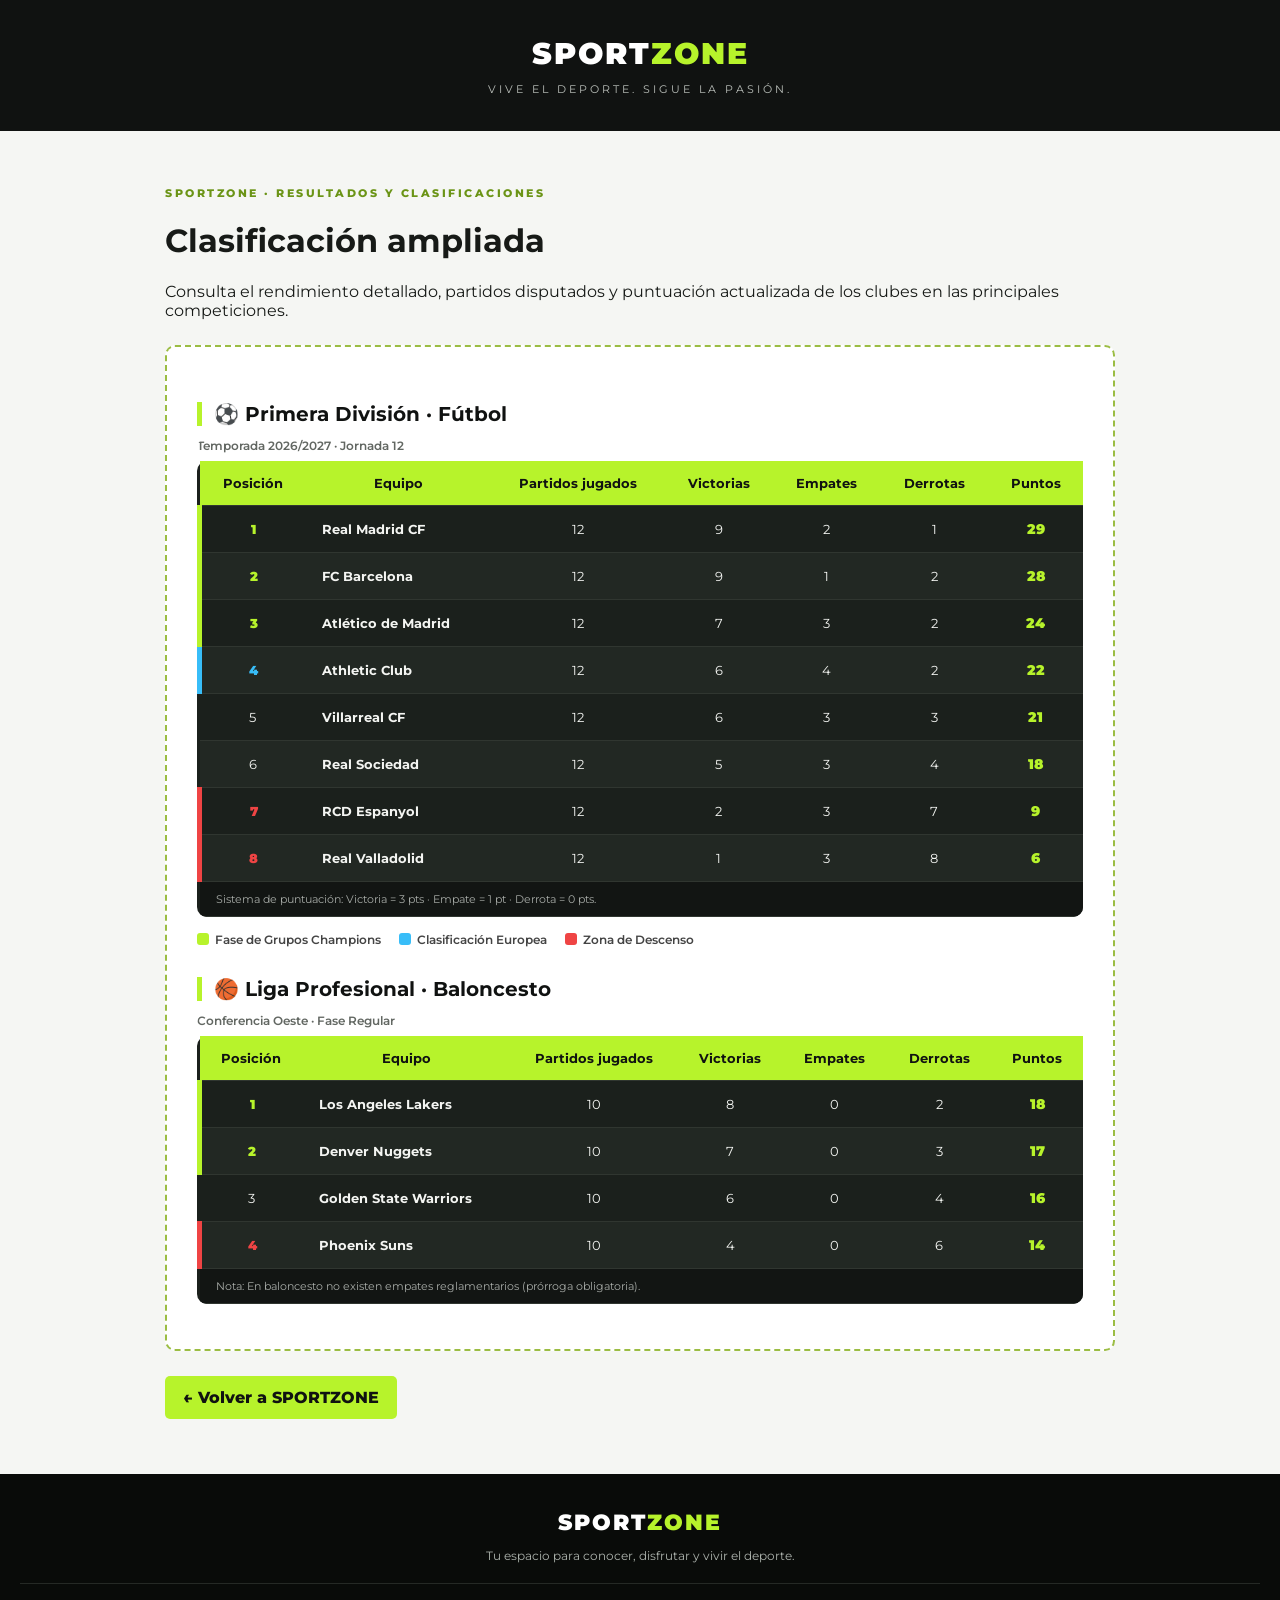
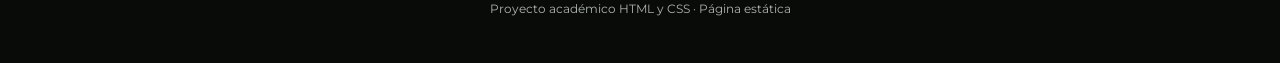
<file: PROYECTO_PRINCIPAL/SPORTZONE/paginas/clasificacion.html>
<!DOCTYPE html>
<html lang="es">
<head>
  <meta charset="UTF-8">
  <meta name="viewport" content="width=device-width, initial-scale=1.0">
  <title>SPORTZONE | Clasificación ampliada</title>
  <link rel="stylesheet" href="../estilos.css">
  <style>
    .detalle-cabecera { background:#101211; color:white; text-align:center; padding:35px 20px; }
    .detalle-contenido { max-width:1000px; min-height:55vh; margin:auto; padding:55px 25px; }
    .zona-edicion { border:2px dashed #9bbd43; border-radius:10px; padding:30px; margin-top:25px; background:#fff; }
    .volver { display:inline-block; margin-top:25px; background:#b7f32b; color:#101211; padding:12px 18px; border-radius:5px; text-decoration:none; font-weight:800; }

    /* Estilos específicos para diferenciar filas y zonas en la tabla oscura */
    .titulo-liga { color: #101211; margin: 25px 0 12px; font-size: 20px; border-left: 5px solid #b7f32b; padding-left: 12px; }
    .tabla-ampliada { color: #f4f5f2; margin-bottom: 15px; }
    .tabla-ampliada caption { caption-side: top; text-align: left; font-size: 12px; color: #626762; margin-bottom: 8px; font-weight: 600; }
    /* Diferenciación de filas pares e impares (efecto cebra) */
    .tabla-ampliada tbody tr:nth-child(even) { background-color: #222823; }
    .tabla-ampliada tbody tr:hover { background-color: #2e362f; }
    /* Indicadores visuales de zona de clasificación */
    .zona-champions td:first-child { border-left: 5px solid #b7f32b; font-weight: 900; color: #b7f32b; }
    .zona-europa td:first-child { border-left: 5px solid #38bdf8; font-weight: 900; color: #38bdf8; }
    .zona-descenso td:first-child { border-left: 5px solid #ef4444; font-weight: 900; color: #ef4444; }
    .col-puntos { font-weight: 900; color: #b7f32b; font-size: 14px; }
    .tabla-ampliada tfoot td { background-color: #121513; color: #a6aaa6; font-size: 11px; text-align: left; padding: 10px 16px; }
    .leyenda { display: flex; flex-wrap: wrap; gap: 18px; font-size: 12px; margin-bottom: 30px; color: #444; }
    .leyenda span { display: inline-flex; align-items: center; gap: 6px; font-weight: 600; }
    .punto { width: 12px; height: 12px; border-radius: 3px; display: inline-block; }
  </style>
</head>
<body>
  <header class="detalle-cabecera">
    <div class="marca">SPORT<span>ZONE</span></div>
    <p class="eslogan">VIVE EL DEPORTE. SIGUE LA PASIÓN.</p>
  </header>

  <main class="detalle-contenido">
    <p class="etiqueta">SPORTZONE · RESULTADOS Y CLASIFICACIONES</p>
    <h1>Clasificación ampliada</h1>
    <p>Consulta el rendimiento detallado, partidos disputados y puntuación actualizada de los clubes en las principales competiciones.</p>

    <section class="zona-edicion">
      <!-- ==================== TABLA 1: LIGA DE FÚTBOL ==================== -->
      <h2 class="titulo-liga">⚽ Primera División · Fútbol</h2>
      <div class="tabla-contenedor">
        <table class="tabla-ampliada">
          <caption>Temporada 2026/2027 · Jornada 12</caption>
          <thead>
            <tr>
              <th>Posición</th>
              <th>Equipo</th>
              <th>Partidos jugados</th>
              <th>Victorias</th>
              <th>Empates</th>
              <th>Derrotas</th>
              <th>Puntos</th>
            </tr>
          </thead>
          <tbody>
            <tr class="zona-champions">
              <td>1</td>
              <td>Real Madrid CF</td>
              <td>12</td>
              <td>9</td>
              <td>2</td>
              <td>1</td>
              <td class="col-puntos">29</td>
            </tr>
            <tr class="zona-champions">
              <td>2</td>
              <td>FC Barcelona</td>
              <td>12</td>
              <td>9</td>
              <td>1</td>
              <td>2</td>
              <td class="col-puntos">28</td>
            </tr>
            <tr class="zona-champions">
              <td>3</td>
              <td>Atlético de Madrid</td>
              <td>12</td>
              <td>7</td>
              <td>3</td>
              <td>2</td>
              <td class="col-puntos">24</td>
            </tr>
            <tr class="zona-europa">
              <td>4</td>
              <td>Athletic Club</td>
              <td>12</td>
              <td>6</td>
              <td>4</td>
              <td>2</td>
              <td class="col-puntos">22</td>
            </tr>
            <tr>
              <td>5</td>
              <td>Villarreal CF</td>
              <td>12</td>
              <td>6</td>
              <td>3</td>
              <td>3</td>
              <td class="col-puntos">21</td>
            </tr>
            <tr>
              <td>6</td>
              <td>Real Sociedad</td>
              <td>12</td>
              <td>5</td>
              <td>3</td>
              <td>4</td>
              <td class="col-puntos">18</td>
            </tr>
            <tr class="zona-descenso">
              <td>7</td>
              <td>RCD Espanyol</td>
              <td>12</td>
              <td>2</td>
              <td>3</td>
              <td>7</td>
              <td class="col-puntos">9</td>
            </tr>
            <tr class="zona-descenso">
              <td>8</td>
              <td>Real Valladolid</td>
              <td>12</td>
              <td>1</td>
              <td>3</td>
              <td>8</td>
              <td class="col-puntos">6</td>
            </tr>
          </tbody>
          <tfoot>
            <tr>
              <td colspan="7">Sistema de puntuación: Victoria = 3 pts · Empate = 1 pt · Derrota = 0 pts.</td>
            </tr>
          </tfoot>
        </table>
      </div>

      <!-- Leyenda visual de colores -->
      <div class="leyenda">
        <span><i class="punto" style="background:#b7f32b;"></i> Fase de Grupos Champions</span>
        <span><i class="punto" style="background:#38bdf8;"></i> Clasificación Europea</span>
        <span><i class="punto" style="background:#ef4444;"></i> Zona de Descenso</span>
      </div>

      <!-- ==================== TABLA 2: LIGA DE BALONCESTO ==================== -->
      <h2 class="titulo-liga">🏀 Liga Profesional · Baloncesto</h2>
      <div class="tabla-contenedor">
        <table class="tabla-ampliada">
          <caption>Conferencia Oeste · Fase Regular</caption>
          <thead>
            <tr>
              <th>Posición</th>
              <th>Equipo</th>
              <th>Partidos jugados</th>
              <th>Victorias</th>
              <th>Empates</th>
              <th>Derrotas</th>
              <th>Puntos</th>
            </tr>
          </thead>
          <tbody>
            <tr class="zona-champions">
              <td>1</td>
              <td>Los Angeles Lakers</td>
              <td>10</td>
              <td>8</td>
              <td>0</td>
              <td>2</td>
              <td class="col-puntos">18</td>
            </tr>
            <tr class="zona-champions">
              <td>2</td>
              <td>Denver Nuggets</td>
              <td>10</td>
              <td>7</td>
              <td>0</td>
              <td>3</td>
              <td class="col-puntos">17</td>
            </tr>
            <tr>
              <td>3</td>
              <td>Golden State Warriors</td>
              <td>10</td>
              <td>6</td>
              <td>0</td>
              <td>4</td>
              <td class="col-puntos">16</td>
            </tr>
            <tr class="zona-descenso">
              <td>4</td>
              <td>Phoenix Suns</td>
              <td>10</td>
              <td>4</td>
              <td>0</td>
              <td>6</td>
              <td class="col-puntos">14</td>
            </tr>
          </tbody>
          <tfoot>
            <tr>
              <td colspan="7">Nota: En baloncesto no existen empates reglamentarios (prórroga obligatoria).</td>
            </tr>
          </tfoot>
        </table>
      </div>
    </section>

    <a class="volver" href="../index.html">← Volver a SPORTZONE</a>
  </main>

  <footer class="pie">
    <div class="marca">SPORT<span>ZONE</span></div>
    <p>Tu espacio para conocer, disfrutar y vivir el deporte.</p>
    <p class="copyright">Proyecto académico HTML y CSS · Página estática</p>
  </footer>
</body>
</html>
</file>
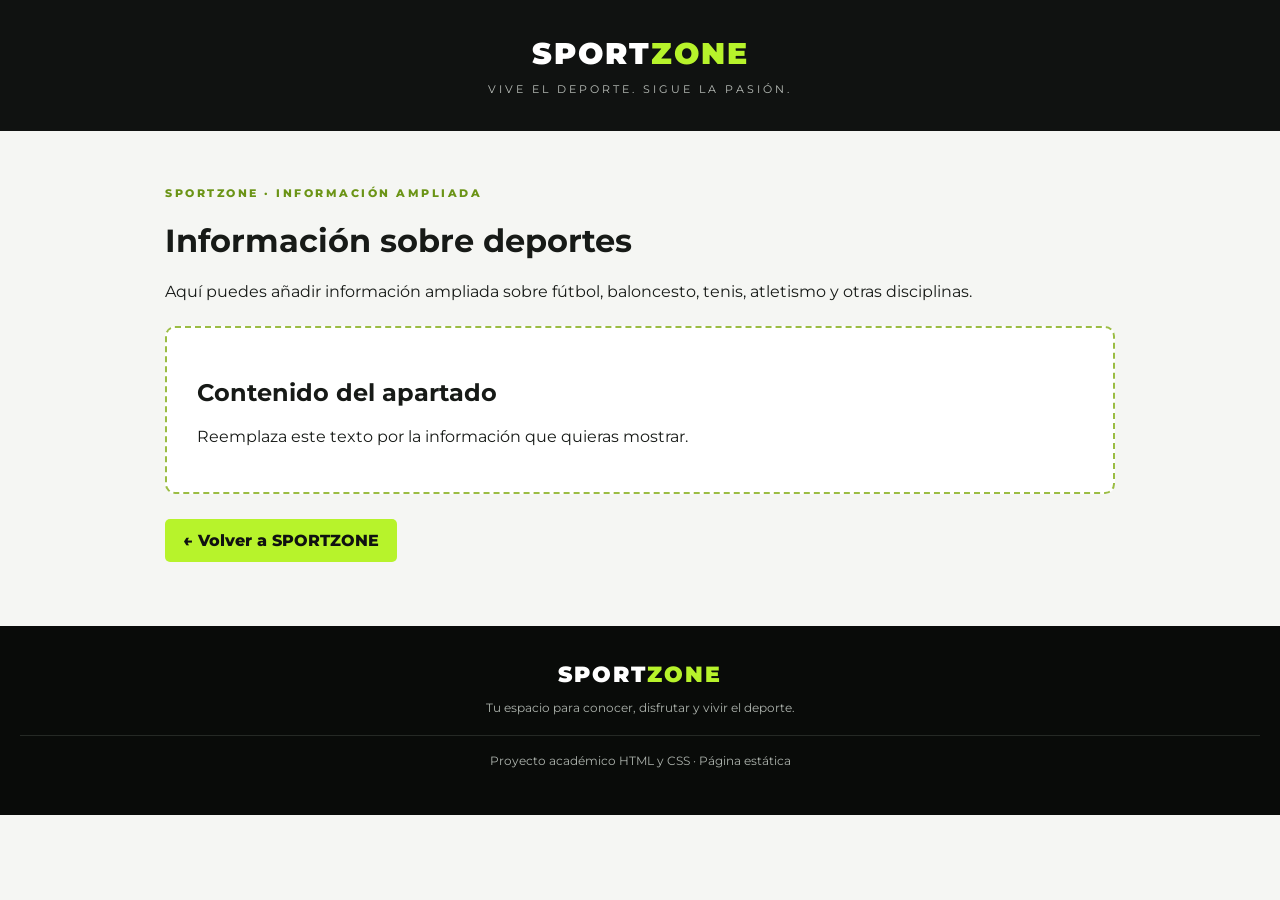
<file: PROYECTO_PRINCIPAL/SPORTZONE/paginas/deportes.html>
<!DOCTYPE html>
<html lang="es">
<head>
  <meta charset="UTF-8">
  <meta name="viewport" content="width=device-width, initial-scale=1.0">
  <title>SPORTZONE | Información sobre deportes</title>
  <link rel="stylesheet" href="../estilos.css">
  <style>
    .detalle-cabecera { background:#101211; color:white; text-align:center; padding:35px 20px; }
    .detalle-contenido { max-width:1000px; min-height:55vh; margin:auto; padding:55px 25px; }
    .zona-edicion { border:2px dashed #9bbd43; border-radius:10px; padding:30px; margin-top:25px; background:#fff; }
    .volver { display:inline-block; margin-top:25px; background:#b7f32b; color:#101211; padding:12px 18px; border-radius:5px; text-decoration:none; font-weight:800; }
  </style>
</head>
<body>
  <header class="detalle-cabecera">
    <div class="marca">SPORT<span>ZONE</span></div>
    <p class="eslogan">VIVE EL DEPORTE. SIGUE LA PASIÓN.</p>
  </header>
  <main class="detalle-contenido">
    <p class="etiqueta">SPORTZONE · INFORMACIÓN AMPLIADA</p>
    <h1>Información sobre deportes</h1>
    <p>Aquí puedes añadir información ampliada sobre fútbol, baloncesto, tenis, atletismo y otras disciplinas.</p>

    <section class="zona-edicion">
      <!-- ESPACIO PARA AÑADIR EL CONTENIDO DE ESTA PÁGINA.
           Puedes insertar aquí tus títulos, párrafos, imágenes, tablas,
           tarjetas, formularios u otros elementos HTML. -->
      <h2>Contenido del apartado</h2>
      <p>Reemplaza este texto por la información que quieras mostrar.</p>
    </section>

    <a class="volver" href="../index.html">← Volver a SPORTZONE</a>
  </main>
  <footer class="pie">
    <div class="marca">SPORT<span>ZONE</span></div>
    <p>Tu espacio para conocer, disfrutar y vivir el deporte.</p>
    <p class="copyright">Proyecto académico HTML y CSS · Página estática</p>
  </footer>
</body>
</html>
</file>
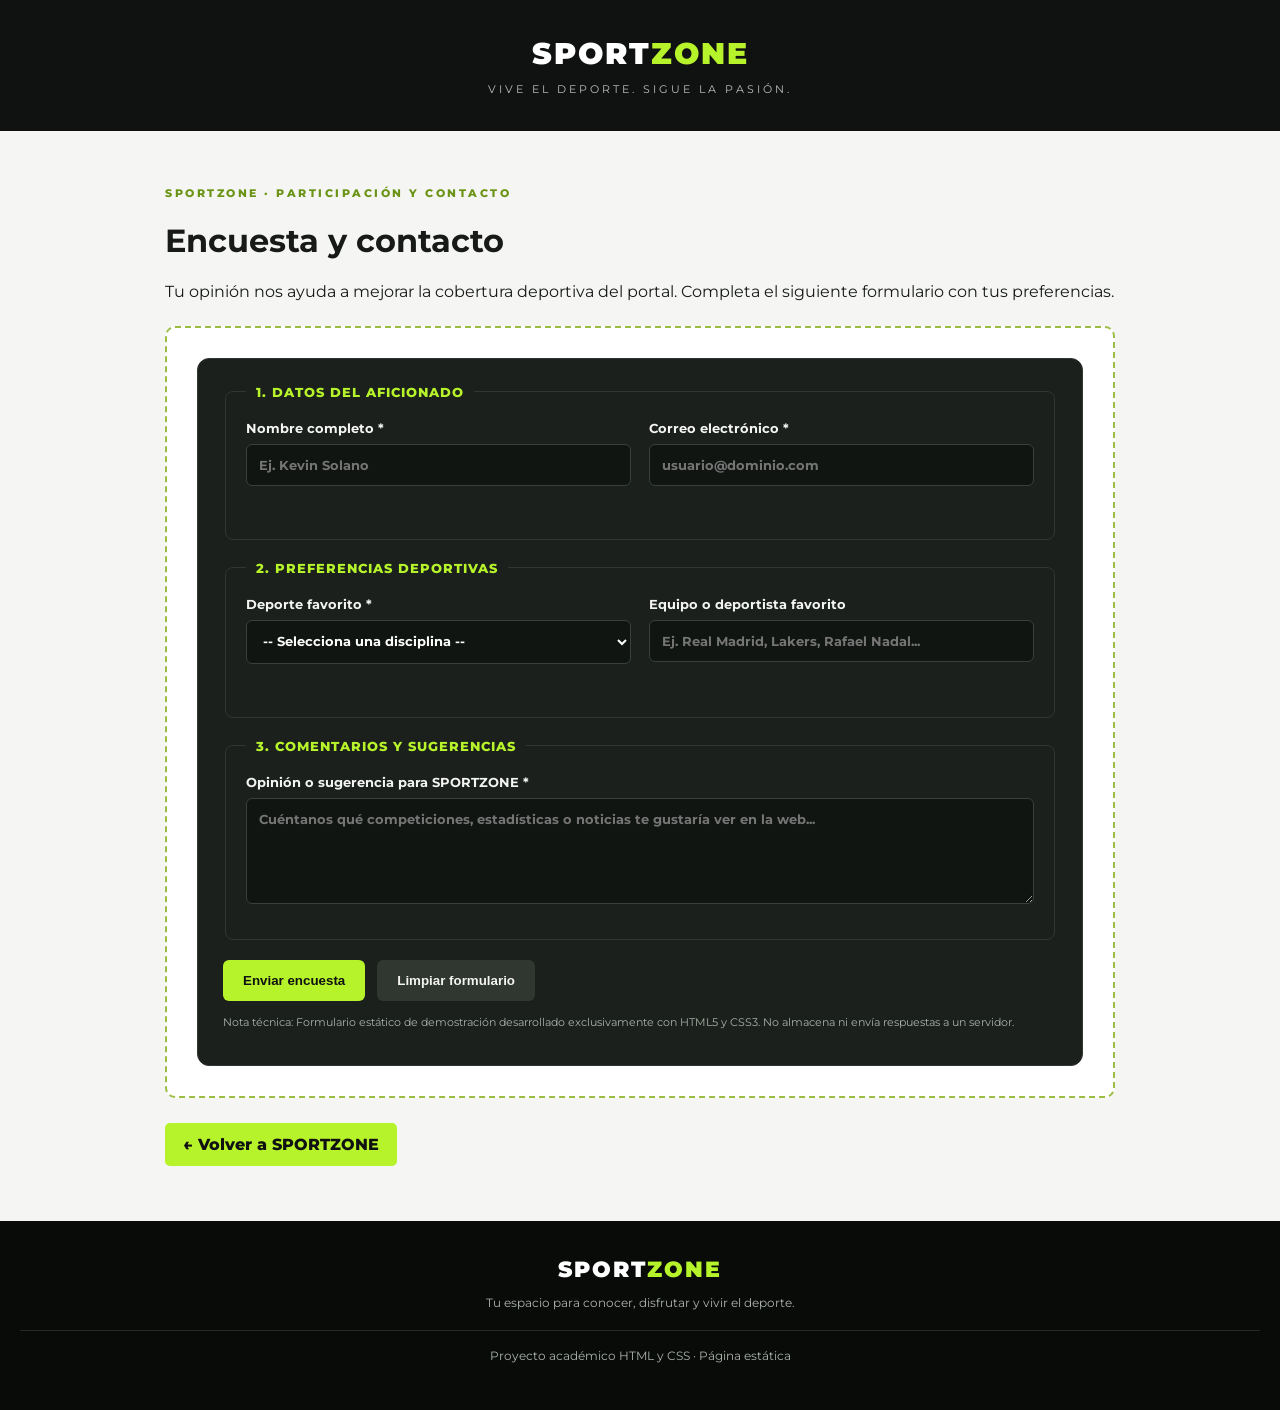
<file: PROYECTO_PRINCIPAL/SPORTZONE/paginas/encuesta.html>
<!DOCTYPE html>
<html lang="es">
<head>
  <meta charset="UTF-8">
  <meta name="viewport" content="width=device-width, initial-scale=1.0">
  <title>SPORTZONE | Encuesta y contacto</title>
  <link rel="stylesheet" href="../estilos.css">
  <style>
    .detalle-cabecera { background:#101211; color:white; text-align:center; padding:35px 20px; }
    .detalle-contenido { max-width:1000px; min-height:55vh; margin:auto; padding:55px 25px; }
    .zona-edicion { border:2px dashed #9bbd43; border-radius:10px; padding:30px; margin-top:25px; background:#fff; }
    .volver { display:inline-block; margin-top:25px; background:#b7f32b; color:#101211; padding:12px 18px; border-radius:5px; text-decoration:none; font-weight:800; }

    /* Ajustes para integrar el formulario oscuro de estilos.css dentro de la zona blanca */
    .formulario-ampliado { max-width: 100%; color: #f4f5f2; }
    .grupo-campos { border: 1px solid #303630; border-radius: 8px; padding: 20px; margin-bottom: 20px; }
    .grupo-campos legend { color: #b7f32b; font-weight: 800; font-size: 13px; padding: 0 10px; letter-spacing: 1px; }
    .formulario-ampliado label { color: #f4f5f2; }
    .botones-form { display: flex; gap: 12px; flex-wrap: wrap; margin-top: 10px; }
    .btn-secundario { background: #303630 !important; color: #f4f5f2 !important; }
    .btn-secundario:hover { background: #424a42 !important; }
  </style>
</head>
<body>
  <header class="detalle-cabecera">
    <div class="marca">SPORT<span>ZONE</span></div>
    <p class="eslogan">VIVE EL DEPORTE. SIGUE LA PASIÓN.</p>
  </header>

  <main class="detalle-contenido">
    <p class="etiqueta">SPORTZONE · PARTICIPACIÓN Y CONTACTO</p>
    <h1>Encuesta y contacto</h1>
    <p>Tu opinión nos ayuda a mejorar la cobertura deportiva del portal. Completa el siguiente formulario con tus preferencias.</p>

    <section class="zona-edicion">
      <form class="formulario formulario-ampliado" action="#" method="post">
        
        <!-- BLOQUE 1: IDENTIFICACIÓN DEL USUARIO -->
        <fieldset class="grupo-campos">
          <legend>1. DATOS DEL AFICIONADO</legend>
          <div class="form-grid">
            <label for="nombre">Nombre completo *
              <input type="text" id="nombre" name="nombre" placeholder="Ej. Kevin Solano" required>
            </label>

            <label for="correo">Correo electrónico *
              <input type="email" id="correo" name="correo" placeholder="usuario@dominio.com" required>
            </label>
          </div>
        </fieldset>

        <!-- BLOQUE 2: PREFERENCIAS DEPORTIVAS -->
        <fieldset class="grupo-campos">
          <legend>2. PREFERENCIAS DEPORTIVAS</legend>
          <div class="form-grid">
            <label for="deporte">Deporte favorito *
              <select id="deporte" name="deporte" required>
                <option value="">-- Selecciona una disciplina --</option>
                <option value="futbol">Fútbol</option>
                <option value="baloncesto">Baloncesto</option>
                <option value="tenis">Tenis</option>
                <option value="atletismo">Atletismo</option>
                <option value="otro">Otro deporte</option>
              </select>
            </label>

            <label for="equipo">Equipo o deportista favorito
              <input type="text" id="equipo" name="equipo" placeholder="Ej. Real Madrid, Lakers, Rafael Nadal...">
            </label>
          </div>
        </fieldset>

        <!-- BLOQUE 3: OPINIÓN Y SUGERENCIAS -->
        <fieldset class="grupo-campos">
          <legend>3. COMENTARIOS Y SUGERENCIAS</legend>
          <label for="opinion">Opinión o sugerencia para SPORTZONE *
            <textarea id="opinion" name="opinion" rows="5" placeholder="Cuéntanos qué competiciones, estadísticas o noticias te gustaría ver en la web..." required></textarea>
          </label>
        </fieldset>

        <!-- BOTONES DE ACCIÓN -->
        <div class="botones-form">
          <button type="submit">Enviar encuesta</button>
          <button type="reset" class="btn-secundario">Limpiar formulario</button>
        </div>

        <p class="nota-form">Nota técnica: Formulario estático de demostración desarrollado exclusivamente con HTML5 y CSS3. No almacena ni envía respuestas a un servidor.</p>
      </form>
    </section>

    <a class="volver" href="../index.html">← Volver a SPORTZONE</a>
  </main>

  <footer class="pie">
    <div class="marca">SPORT<span>ZONE</span></div>
    <p>Tu espacio para conocer, disfrutar y vivir el deporte.</p>
    <p class="copyright">Proyecto académico HTML y CSS · Página estática</p>
  </footer>
</body>
</html>
</file>
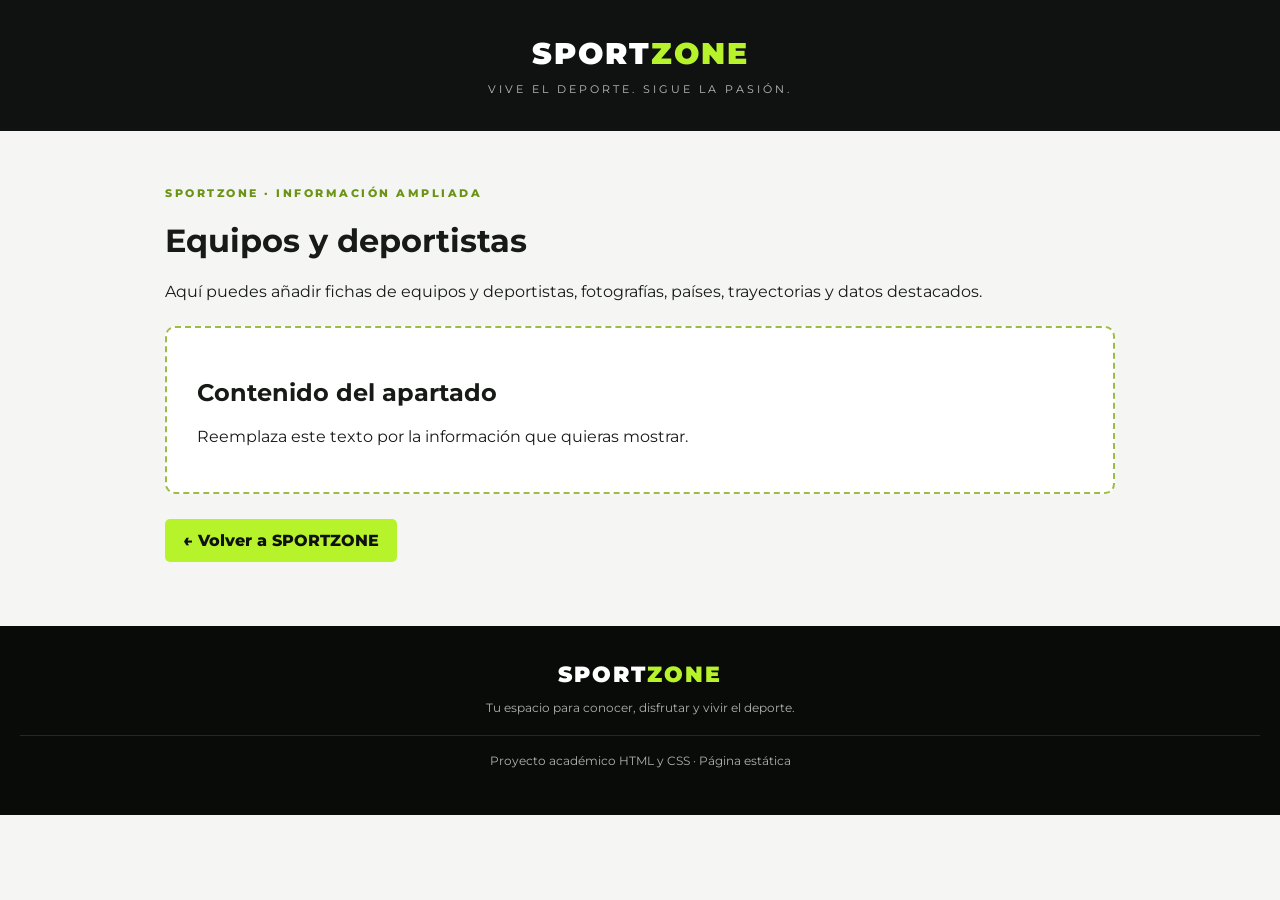
<file: PROYECTO_PRINCIPAL/SPORTZONE/paginas/equipos.html>
<!DOCTYPE html>
<html lang="es">
<head>
  <meta charset="UTF-8">
  <meta name="viewport" content="width=device-width, initial-scale=1.0">
  <title>SPORTZONE | Equipos y deportistas</title>
  <link rel="stylesheet" href="../estilos.css">
  <style>
    .detalle-cabecera { background:#101211; color:white; text-align:center; padding:35px 20px; }
    .detalle-contenido { max-width:1000px; min-height:55vh; margin:auto; padding:55px 25px; }
    .zona-edicion { border:2px dashed #9bbd43; border-radius:10px; padding:30px; margin-top:25px; background:#fff; }
    .volver { display:inline-block; margin-top:25px; background:#b7f32b; color:#101211; padding:12px 18px; border-radius:5px; text-decoration:none; font-weight:800; }
  </style>
</head>
<body>
  <header class="detalle-cabecera">
    <div class="marca">SPORT<span>ZONE</span></div>
    <p class="eslogan">VIVE EL DEPORTE. SIGUE LA PASIÓN.</p>
  </header>
  <main class="detalle-contenido">
    <p class="etiqueta">SPORTZONE · INFORMACIÓN AMPLIADA</p>
    <h1>Equipos y deportistas</h1>
    <p>Aquí puedes añadir fichas de equipos y deportistas, fotografías, países, trayectorias y datos destacados.</p>

    <section class="zona-edicion">
      <!-- ESPACIO PARA AÑADIR EL CONTENIDO DE ESTA PÁGINA.
           Puedes insertar aquí tus títulos, párrafos, imágenes, tablas,
           tarjetas, formularios u otros elementos HTML. -->
      <h2>Contenido del apartado</h2>
      <p>Reemplaza este texto por la información que quieras mostrar.</p>
    </section>

    <a class="volver" href="../index.html">← Volver a SPORTZONE</a>
  </main>
  <footer class="pie">
    <div class="marca">SPORT<span>ZONE</span></div>
    <p>Tu espacio para conocer, disfrutar y vivir el deporte.</p>
    <p class="copyright">Proyecto académico HTML y CSS · Página estática</p>
  </footer>
</body>
</html>
</file>
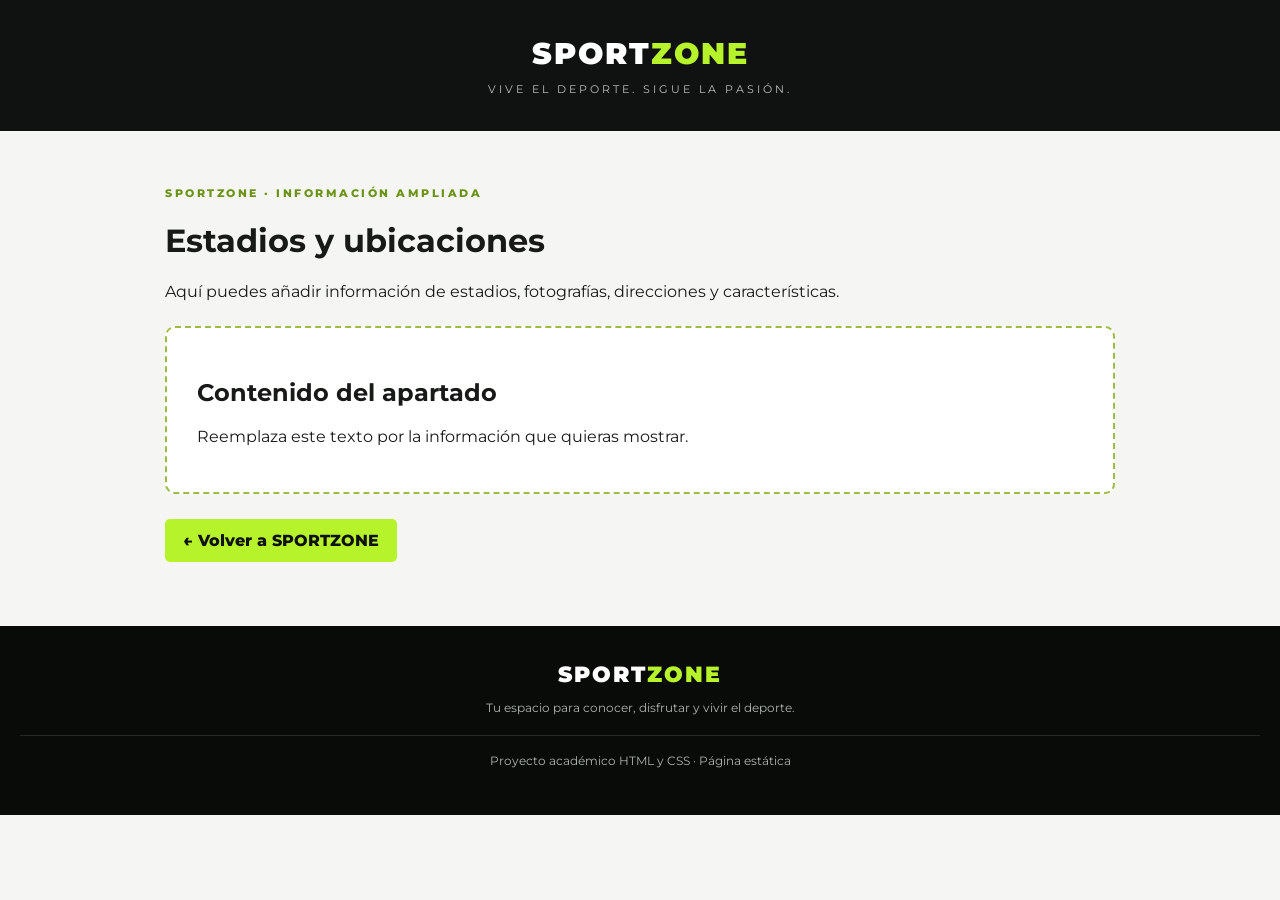
<file: PROYECTO_PRINCIPAL/SPORTZONE/paginas/estadios.html>
<!DOCTYPE html>
<html lang="es">
<head>
  <meta charset="UTF-8">
  <meta name="viewport" content="width=device-width, initial-scale=1.0">
  <title>SPORTZONE | Estadios y ubicaciones</title>
  <link rel="stylesheet" href="../estilos.css">
  <style>
    .detalle-cabecera { background:#101211; color:white; text-align:center; padding:35px 20px; }
    .detalle-contenido { max-width:1000px; min-height:55vh; margin:auto; padding:55px 25px; }
    .zona-edicion { border:2px dashed #9bbd43; border-radius:10px; padding:30px; margin-top:25px; background:#fff; }
    .volver { display:inline-block; margin-top:25px; background:#b7f32b; color:#101211; padding:12px 18px; border-radius:5px; text-decoration:none; font-weight:800; }
  </style>
</head>
<body>
  <header class="detalle-cabecera">
    <div class="marca">SPORT<span>ZONE</span></div>
    <p class="eslogan">VIVE EL DEPORTE. SIGUE LA PASIÓN.</p>
  </header>
  <main class="detalle-contenido">
    <p class="etiqueta">SPORTZONE · INFORMACIÓN AMPLIADA</p>
    <h1>Estadios y ubicaciones</h1>
    <p>Aquí puedes añadir información de estadios, fotografías, direcciones y características.</p>

    <section class="zona-edicion">
      <!-- ESPACIO PARA AÑADIR EL CONTENIDO DE ESTA PÁGINA.
           Puedes insertar aquí tus títulos, párrafos, imágenes, tablas,
           tarjetas, formularios u otros elementos HTML. -->
      <h2>Contenido del apartado</h2>
      <p>Reemplaza este texto por la información que quieras mostrar.</p>
    </section>

    <a class="volver" href="../index.html">← Volver a SPORTZONE</a>
  </main>
  <footer class="pie">
    <div class="marca">SPORT<span>ZONE</span></div>
    <p>Tu espacio para conocer, disfrutar y vivir el deporte.</p>
    <p class="copyright">Proyecto académico HTML y CSS · Página estática</p>
  </footer>
</body>
</html>
</file>
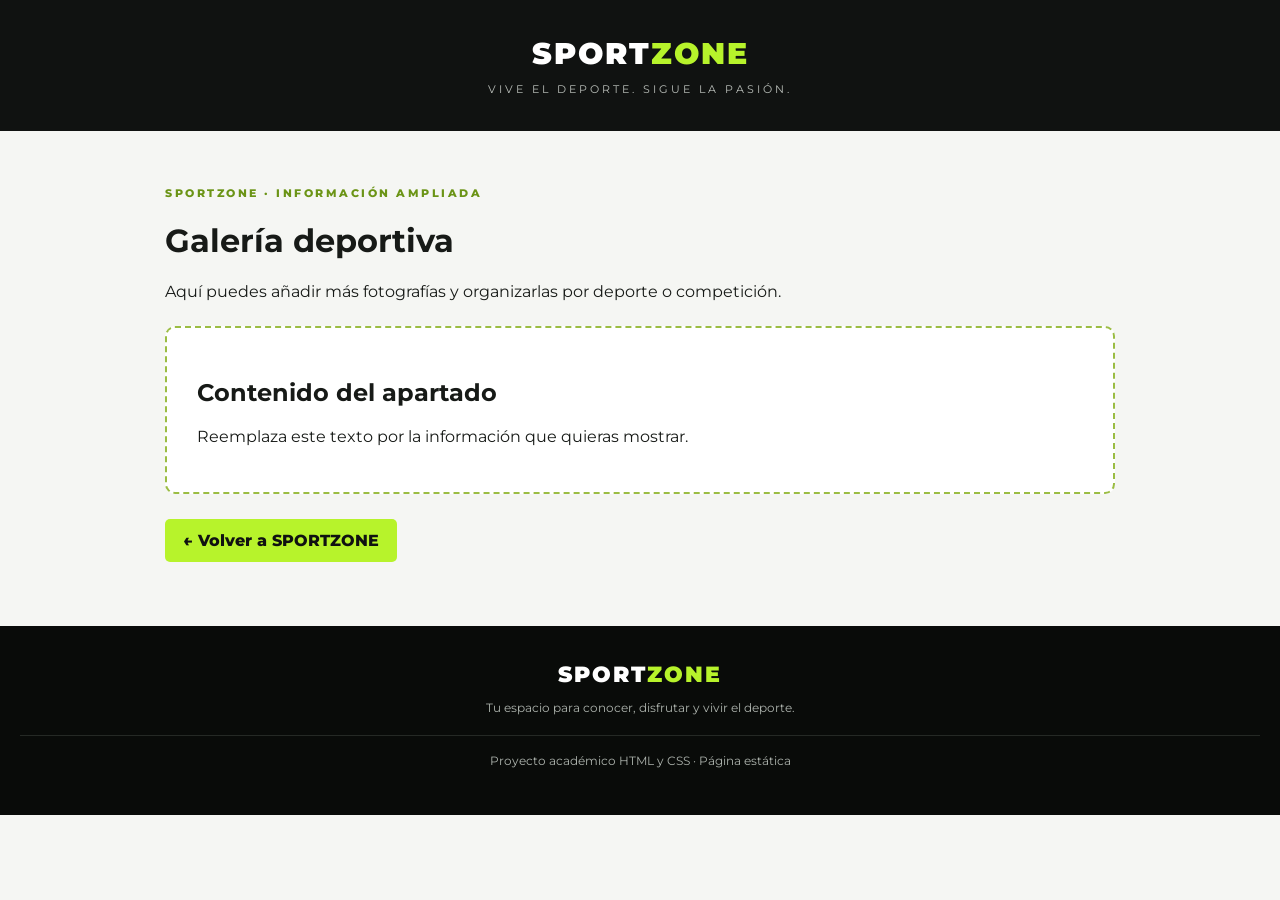
<file: PROYECTO_PRINCIPAL/SPORTZONE/paginas/galeria.html>
<!DOCTYPE html>
<html lang="es">
<head>
  <meta charset="UTF-8">
  <meta name="viewport" content="width=device-width, initial-scale=1.0">
  <title>SPORTZONE | Galería deportiva</title>
  <link rel="stylesheet" href="../estilos.css">
  <style>
    .detalle-cabecera { background:#101211; color:white; text-align:center; padding:35px 20px; }
    .detalle-contenido { max-width:1000px; min-height:55vh; margin:auto; padding:55px 25px; }
    .zona-edicion { border:2px dashed #9bbd43; border-radius:10px; padding:30px; margin-top:25px; background:#fff; }
    .volver { display:inline-block; margin-top:25px; background:#b7f32b; color:#101211; padding:12px 18px; border-radius:5px; text-decoration:none; font-weight:800; }
  </style>
</head>
<body>
  <header class="detalle-cabecera">
    <div class="marca">SPORT<span>ZONE</span></div>
    <p class="eslogan">VIVE EL DEPORTE. SIGUE LA PASIÓN.</p>
  </header>
  <main class="detalle-contenido">
    <p class="etiqueta">SPORTZONE · INFORMACIÓN AMPLIADA</p>
    <h1>Galería deportiva</h1>
    <p>Aquí puedes añadir más fotografías y organizarlas por deporte o competición.</p>

    <section class="zona-edicion">
      <!-- ESPACIO PARA AÑADIR EL CONTENIDO DE ESTA PÁGINA.
           Puedes insertar aquí tus títulos, párrafos, imágenes, tablas,
           tarjetas, formularios u otros elementos HTML. -->
      <h2>Contenido del apartado</h2>
      <p>Reemplaza este texto por la información que quieras mostrar.</p>
    </section>

    <a class="volver" href="../index.html">← Volver a SPORTZONE</a>
  </main>
  <footer class="pie">
    <div class="marca">SPORT<span>ZONE</span></div>
    <p>Tu espacio para conocer, disfrutar y vivir el deporte.</p>
    <p class="copyright">Proyecto académico HTML y CSS · Página estática</p>
  </footer>
</body>
</html>
</file>
<file: PROYECTO_PRINCIPAL/SPORTZONE/estilos.css>
/* SPORTZONE - hoja de estilos */
@import url('https://fonts.googleapis.com/css2?family=Montserrat:wght@400;500;600;700;800;900&display=swap');
:root { --verde:#b7f32b; --fondo:#101211; --panel:#191d1a; --texto:#f4f5f2; --gris:#a6aaa6; }
* { box-sizing:border-box; }
html { scroll-behavior:smooth; }
body { margin:0; font-family:Montserrat,Arial,sans-serif; background:#f5f6f3; color:#171a17; }
.cabecera { background:var(--fondo); color:white; text-align:center; padding:25px 20px 19px; }
.marca { font-size:30px; font-weight:900; letter-spacing:2px; }
.marca span { color:var(--verde); }
.marca-icono { display:inline-grid; place-items:center; background:var(--verde); color:#101211; border-radius:9px; width:35px; height:35px; font-size:23px; margin-right:7px; }
.eslogan { color:#b9beb9; font-size:11px; letter-spacing:3px; margin:10px 0 0; }
.menu { display:flex; flex-wrap:wrap; justify-content:center; gap:8px; background:#202521; padding:14px 12px; position:sticky; top:0; z-index:10; }
.menu a { color:white; text-decoration:none; font-size:12px; font-weight:700; padding:9px 12px; border-radius:5px; transition:.2s; }
.menu a:hover { background:var(--verde); color:#111; }
.portada { min-height:440px; display:flex; align-items:center; padding:55px max(calc((100% - 1120px)/2),7%); color:white; background:linear-gradient(90deg,rgba(8,11,9,.93),rgba(8,11,9,.48)),url('https://images.unsplash.com/photo-1508098682722-e99c43a406b2?auto=format&fit=crop&w=1800&q=85') center/cover; }
.portada-texto { max-width:620px; }
.etiqueta { color:#6b9416; font-size:11px; font-weight:800; letter-spacing:2.5px; margin:0 0 10px; }
.portada .etiqueta { color:var(--verde); }
.portada h1 { font-size:clamp(35px,5vw,65px); line-height:1.08; margin:0 0 18px; font-weight:900; }
.portada h1 span { color:var(--verde); }
.portada p:not(.etiqueta) { line-height:1.7; color:#d2d7d2; max-width:510px; }
.boton { display:inline-block; background:var(--verde); color:#111; font-weight:800; padding:13px 19px; border-radius:5px; text-decoration:none; margin-top:12px; }
.seccion { padding:65px max(calc((100% - 1120px)/2),7%); }
.seccion-oscura { background:var(--fondo); color:white; }
.titulo-seccion { display:flex; justify-content:space-between; align-items:end; gap:20px; margin-bottom:27px; }
.titulo-seccion h2 { font-size:30px; margin:0; font-weight:900; }
.subtitulo { color:var(--gris); font-size:13px; margin:0; }
.noticias-grid,.deportes-grid,.equipos-grid { display:grid; gap:20px; grid-template-columns:repeat(3,1fr); }
.noticia { background:white; border-radius:12px; overflow:hidden; box-shadow:0 8px 22px #0000000b; }
.noticia img { width:100%; height:210px; object-fit:cover; display:block; }
.noticia-contenido { padding:20px; }
.categoria { color:#6b9416; font-size:10px; font-weight:900; letter-spacing:2px; }
.noticia h3 { font-size:17px; line-height:1.4; margin:10px 0; }
.noticia p { color:#666; font-size:13px; line-height:1.65; margin:0; }
.deportes-grid { grid-template-columns:repeat(4,1fr); }
.deporte { background:#1d231e; border:1px solid #303831; padding:25px; border-radius:10px; color:white; text-decoration:none; transition:.2s; }
.deporte:hover { transform:translateY(-5px); border-color:var(--verde); }
.deporte span { font-size:34px; }
.deporte h3 { margin:12px 0 8px; }
.deporte p { color:#adb4ad; font-size:13px; line-height:1.6; margin:0; }
.equipos-grid { grid-template-columns:repeat(4,1fr); }
.equipo { border:1px solid #e4e8e2; background:white; border-radius:10px; text-align:center; padding:22px; transition:.2s; }
.equipo:hover { box-shadow:0 12px 25px #00000012; transform:translateY(-4px); }
.equipo-emoji { font-size:42px; }
.equipo h3 { margin:10px 0; }
.equipo p { font-size:12px; line-height:1.55; color:#626762; margin:7px 0; }
.tabla-contenedor { overflow-x:auto; }
table { width:100%; border-collapse:collapse; background:#1b201c; border-radius:10px; overflow:hidden; }
th,td { padding:14px 16px; text-align:center; border-bottom:1px solid #303630; font-size:13px; }
th { color:#101211; background:var(--verde); }
td:nth-child(2) { text-align:left; font-weight:700; }
tbody tr:hover { background:#252c26; }
.galeria { display:grid; grid-template-columns:repeat(4,1fr); gap:12px; }
.galeria img { width:100%; height:220px; object-fit:cover; border-radius:9px; transition:.25s; }
.galeria img:hover { transform:scale(1.025); }
.formulario { max-width:800px; background:#1b201c; border:1px solid #303630; border-radius:12px; padding:25px; }
.form-grid { display:grid; grid-template-columns:1fr 1fr; gap:18px; margin-bottom:18px; }
label { display:block; font-size:13px; font-weight:700; margin-bottom:15px; }
input,select,textarea { display:block; width:100%; margin-top:8px; border:1px solid #39413a; background:#111512; color:white; padding:12px; border-radius:6px; font:inherit; font-size:13px; }
input:focus,select:focus,textarea:focus { outline:2px solid var(--verde); border-color:var(--verde); }
.formulario button { background:var(--verde); color:#101211; border:0; padding:13px 20px; border-radius:6px; font-weight:900; cursor:pointer; }
.formulario button:hover { filter:brightness(.92); }
.nota-form { color:#aab1aa; font-size:11px; margin-top:14px; }
.estadios-grid { display:grid; grid-template-columns:1fr 1fr; gap:20px; }
.estadio { display:flex; background:white; border-radius:10px; overflow:hidden; box-shadow:0 6px 18px #0000000b; }
.estadio img { width:40%; min-height:190px; object-fit:cover; }
.estadio div { padding:18px; }
.estadio h3 { margin:0 0 10px; }
.estadio p { font-size:12px; line-height:1.6; color:#626762; }
.pie { background:#090b09; color:#adb3ad; text-align:center; padding:35px 20px; }
.pie .marca { color:white; font-size:22px; }
.pie p { font-size:12px; }
.pie a { color:var(--verde); text-decoration:none; font-weight:700; font-size:12px; }
.copyright { border-top:1px solid #252925; padding-top:17px; margin-top:20px; }
@media(max-width:900px) { .noticias-grid,.equipos-grid {grid-template-columns:repeat(2,1fr);} .deportes-grid {grid-template-columns:repeat(2,1fr);} .galeria {grid-template-columns:repeat(2,1fr);} .estadios-grid {grid-template-columns:1fr;} }
@media(max-width:600px) { .menu {position:static;} .menu a {font-size:11px;padding:8px;} .portada {min-height:390px;padding:45px 22px;} .seccion {padding:45px 20px;} .titulo-seccion {display:block;} .titulo-seccion .subtitulo {margin-top:10px;} .noticias-grid,.equipos-grid,.deportes-grid,.galeria,.form-grid {grid-template-columns:1fr;} .galeria img {height:230px;} .estadio {display:block;} .estadio img {width:100%;height:180px;} .titulo-seccion h2 {font-size:26px;} }

/* Enlaces para abrir páginas con información ampliada */
.enlace-detalle {
  display: inline-block;
  margin-top: 12px;
  color: var(--verde, #b7f34a);
  font-weight: 700;
  text-decoration: none;
}
.enlace-detalle:hover { text-decoration: underline; }
.texto-centro { text-align: center; margin-top: 20px; }
</file>
